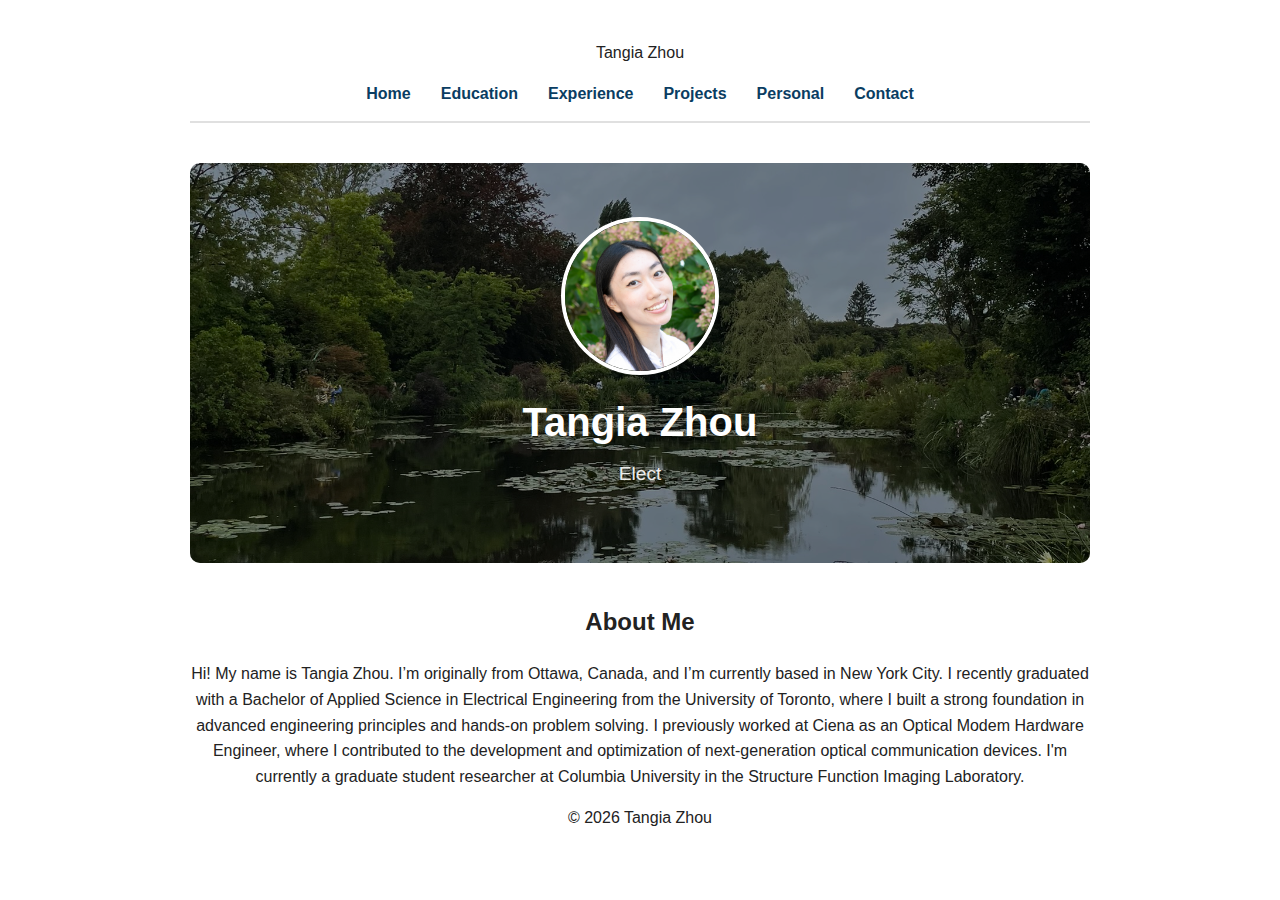
<file: index.html>
<!DOCTYPE html>
<html lang="en">
<head>
  <meta charset="UTF-8">
  <title>Tangia Zhou</title>
  <meta name="viewport" content="width=device-width, initial-scale=1">
  <link rel="stylesheet" href="assets/css/style.css">
  <link rel="icon" type="image/png" href="assets/images/favicon.png">
</head>
<body>

<div class="page-header">
  <div class="name-logo">Tangia Zhou</div>
</div>

<nav class="navbar">
  <a href="index.html" class="active">Home</a>
  <a href="education.html">Education</a>
  <a href="experience.html">Experience</a>
  <a href="projects.html">Projects</a>
  <a href="personal.html">Personal</a>
  <a href="contact.html">Contact</a>
</nav>

<div class="hero-header">
  <div class="hero-overlay"></div>
  <div class="hero-content">
    <img src="assets/images/profile/profile.png" alt="Profile photo" class="profile-photo">
    <h1>Tangia Zhou</h1>
    <p class="subtitle"><span class="typing"></span></p>
  </div>
</div>

<h2>About Me</h2>

<div class="about-section">
  <p>
    Hi! My name is Tangia Zhou. I’m originally from Ottawa, Canada, and I’m currently based in New York City.
    I recently graduated with a Bachelor of Applied Science in Electrical Engineering from the University of Toronto,
    where I built a strong foundation in advanced engineering principles and hands-on problem solving.
    I previously worked at Ciena as an Optical Modem Hardware Engineer, where I contributed to the development and optimization of next-generation optical communication devices. I'm currently a graduate student researcher at Columbia University in the Structure Function Imaging Laboratory.
  </p>
</div>

<footer>
© 2026 Tangia Zhou
</footer>

<script src="assets/js/typing.js"></script>
</body>
</html>
</file>
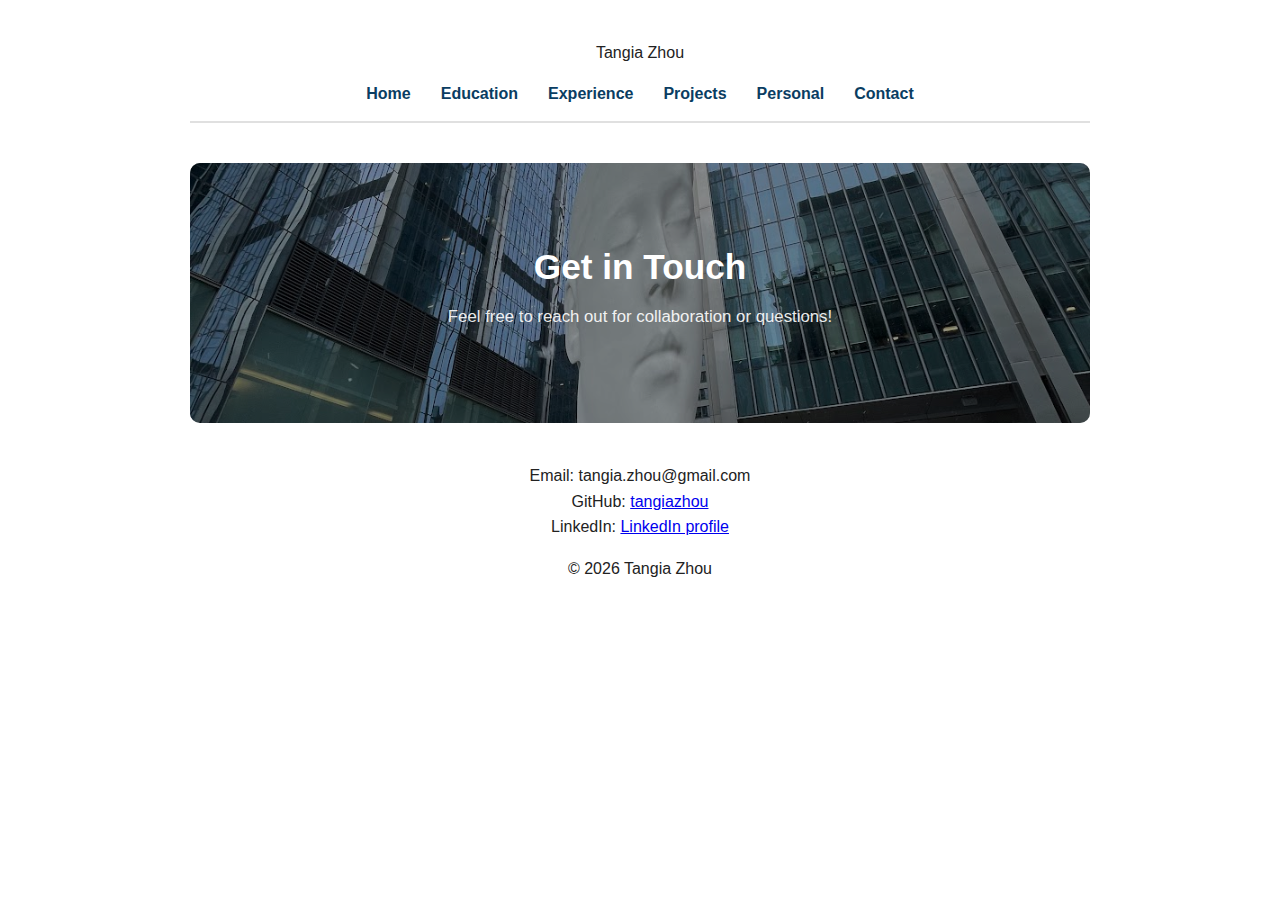
<file: contact.html>
<!DOCTYPE html>
<html lang="en">
<head>
  <meta charset="UTF-8">
  <title>Contact</title>
  <meta name="viewport" content="width=device-width, initial-scale=1">
  <link rel="stylesheet" href="assets/css/style.css">
  <link rel="icon" type="image/png" href="assets/images/favicon.png">
</head>
<body>

<div class="page-header">
  <div class="name-logo">Tangia Zhou</div>
</div>

<nav class="navbar">
  <a href="index.html">Home</a>
  <a href="education.html">Education</a>
  <a href="experience.html">Experience</a>
  <a href="projects.html">Projects</a>
  <a href="personal.html">Personal</a>
  <a href="contact.html" class="active">Contact</a>
</nav>

<div class="contact-hero">
  <div class="hero-overlay"></div>
  <div class="contact-hero-content">
    <h1>Get in Touch</h1>
    <p>Feel free to reach out for collaboration or questions!</p>
  </div>
</div>

<p>
Email: tangia.zhou@gmail.com<br>
GitHub: <a href="https://github.com/tangiazhou">tangiazhou</a><br>
LinkedIn: <a href="https://www.linkedin.com/in/tangia-zhou/">LinkedIn profile</a>
</p>

<footer>
© 2026 Tangia Zhou
</footer>

</body>
</html>
</file>
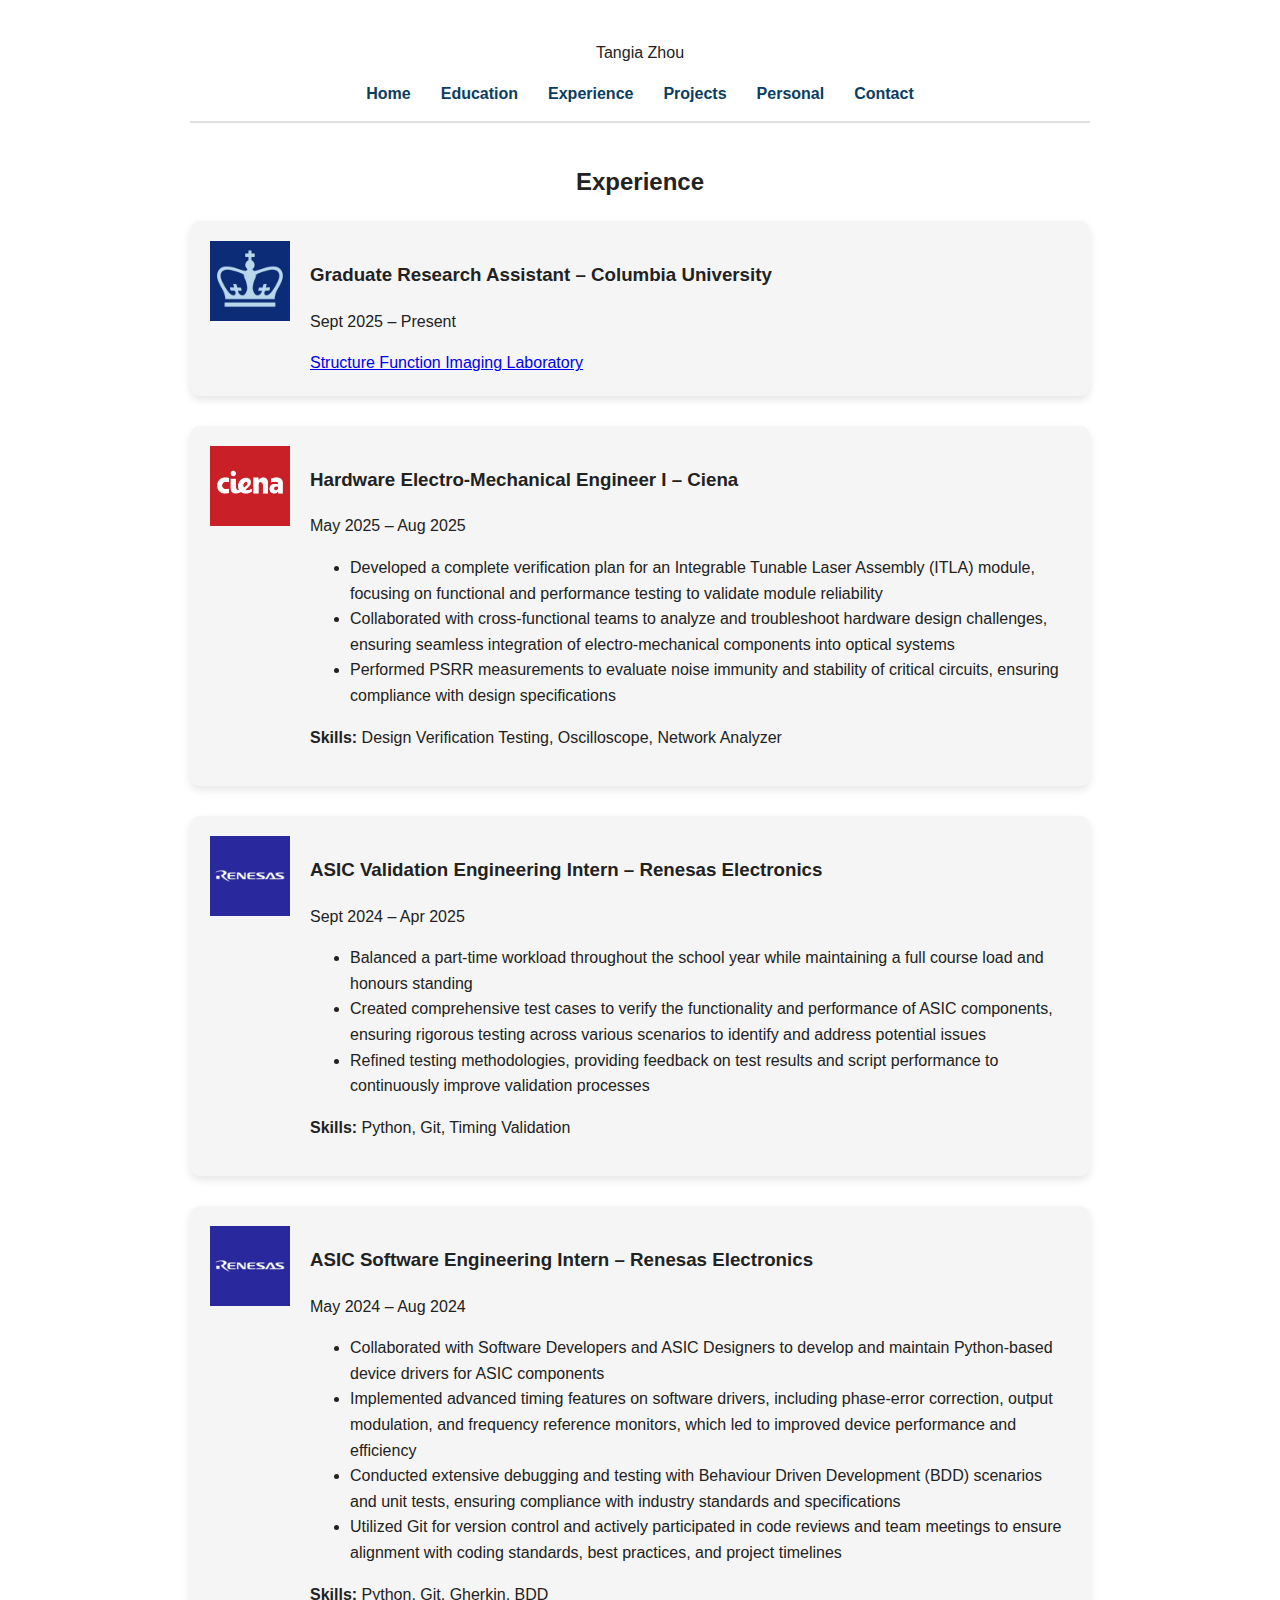
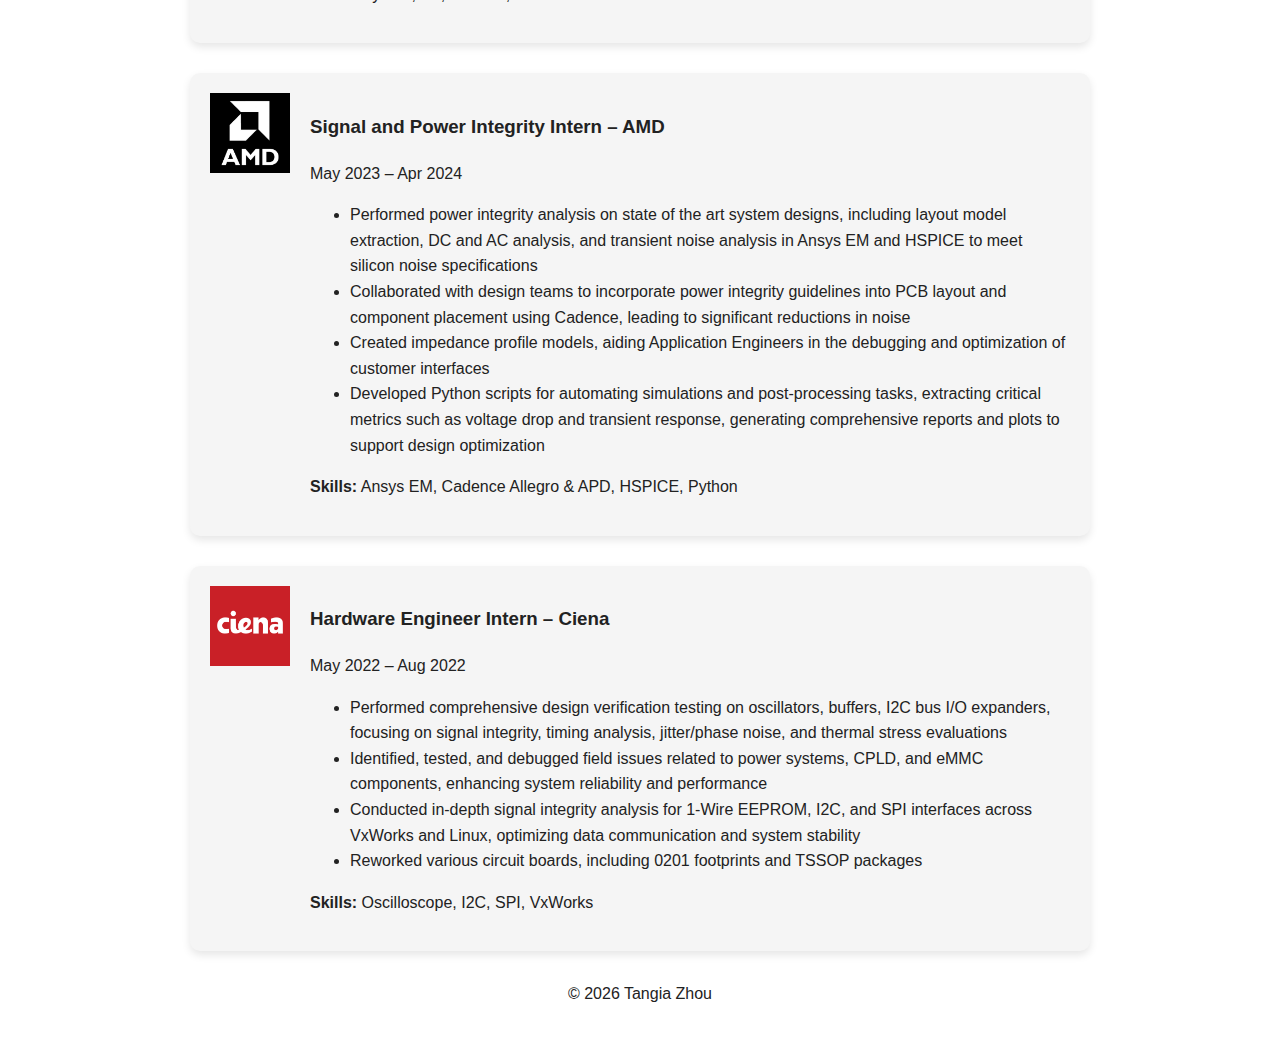
<file: experience.html>
<!DOCTYPE html>
<html lang="en">
<head>
  <meta charset="UTF-8">
  <title>Experience</title>
  <meta name="viewport" content="width=device-width, initial-scale=1">
  <link rel="stylesheet" href="assets/css/style.css">
  <link rel="icon" type="image/png" href="assets/images/favicon.png">
</head>
<body>

<div class="page-header">
  <div class="name-logo">Tangia Zhou</div>
</div>

<nav class="navbar">
  <a href="index.html">Home</a>
  <a href="education.html">Education</a>
  <a href="experience.html" class="active">Experience</a>
  <a href="projects.html">Projects</a>
  <a href="personal.html">Personal</a>
  <a href="contact.html">Contact</a>
</nav>

<h2>Experience</h2>

<div class="experience-item">
  <div class="experience-logo">
    <img src="assets/images/education/columbia_logo.png" alt="Columbia logo">
  </div>
  <div class="experience-content">
    <h3>Graduate Research Assistant – Columbia University</h3>
    <p>Sept 2025 – Present</p>
    <a href="https://structurefunctionlab.ee.columbia.edu/"
      target="_blank"
      rel="noopener noreferrer">
      Structure Function Imaging Laboratory
    </a>
  </div>
</div>

<div class="experience-item">
  <div class="experience-logo">
    <img src="assets/images/experience/ciena_logo.png" alt="Ciena logo">
  </div>
  <div class="experience-content">
    <h3>Hardware Electro-Mechanical Engineer I – Ciena</h3>
    <p>May 2025 – Aug 2025</p>
    <ul>
      <li>Developed a complete verification plan for an Integrable Tunable Laser Assembly (ITLA) module, focusing on functional and performance testing to validate module reliability</li>
      <li>Collaborated with cross-functional teams to analyze and troubleshoot hardware design challenges, ensuring seamless integration of electro-mechanical components into optical systems</li>
      <li>Performed PSRR measurements to evaluate noise immunity and stability of critical circuits, ensuring compliance with design specifications</li>
    </ul>
    <p><strong>Skills:</strong> Design Verification Testing, Oscilloscope, Network Analyzer</p>
  </div>
</div>

<div class="experience-item">
  <div class="experience-logo">
    <img src="assets/images/experience/renesas_logo.png" alt="Renesas logo">
  </div>
  <div class="experience-content">
    <h3>ASIC Validation Engineering Intern – Renesas Electronics</h3>
    <p>Sept 2024 – Apr 2025</p>
    <ul>
      <li>Balanced a part-time workload throughout the school year while maintaining a full course load and honours standing</li>
      <li>Created comprehensive test cases to verify the functionality and performance of ASIC components, ensuring rigorous testing across various scenarios to identify and address potential issues</li>
      <li>Refined testing methodologies, providing feedback on test results and script performance to continuously improve validation processes</li>
    </ul>
    <p><strong>Skills:</strong> Python, Git, Timing Validation</p>
  </div>
</div>

<div class="experience-item">
  <div class="experience-logo">
    <img src="assets/images/experience/renesas_logo.png" alt="Renesas logo">
  </div>
  <div class="experience-content">
    <h3>ASIC Software Engineering Intern – Renesas Electronics</h3>
    <p>May 2024 – Aug 2024</p>
    <ul>
      <li>Collaborated with Software Developers and ASIC Designers to develop and maintain Python-based device drivers for ASIC components</li>
      <li>Implemented advanced timing features on software drivers, including phase-error correction, output modulation, and frequency reference monitors, which led to improved device performance and efficiency</li>
      <li>Conducted extensive debugging and testing with Behaviour Driven Development (BDD) scenarios and unit tests, ensuring compliance with industry standards and specifications</li>
      <li>Utilized Git for version control and actively participated in code reviews and team meetings to ensure alignment with coding standards, best practices, and project timelines</li>
    </ul>
    <p><strong>Skills:</strong> Python, Git, Gherkin, BDD</p>
  </div>
</div>

<div class="experience-item">
  <div class="experience-logo">
    <img src="assets/images/experience/amd_logo.png" alt="AMD logo">
  </div>
  <div class="experience-content">
    <h3>Signal and Power Integrity Intern – AMD</h3>
    <p>May 2023 – Apr 2024</p>
    <ul>
      <li>Performed power integrity analysis on state of the art system designs, including layout model extraction, DC and AC analysis, and transient noise analysis in Ansys EM and HSPICE to meet silicon noise specifications</li>
      <li>Collaborated with design teams to incorporate power integrity guidelines into PCB layout and component placement using Cadence, leading to significant reductions in noise</li>
      <li>Created impedance profile models, aiding Application Engineers in the debugging and optimization of customer interfaces</li>
      <li>Developed Python scripts for automating simulations and post-processing tasks, extracting critical metrics such as voltage drop and transient response, generating comprehensive reports and plots to support design optimization</li>
    </ul>
    <p><strong>Skills:</strong> Ansys EM, Cadence Allegro & APD, HSPICE, Python</p>
  </div>
</div>

<div class="experience-item">
  <div class="experience-logo">
    <img src="assets/images/experience/ciena_logo.png" alt="Ciena logo">
  </div>
  <div class="experience-content">
    <h3>Hardware Engineer Intern – Ciena</h3>
    <p>May 2022 – Aug 2022</p>
    <ul>
      <li>Performed comprehensive design verification testing on oscillators, buffers, I2C bus I/O expanders, focusing on signal integrity, timing analysis, jitter/phase noise, and thermal stress evaluations</li>
      <li>Identified, tested, and debugged field issues related to power systems, CPLD, and eMMC components, enhancing system reliability and performance</li>
      <li>Conducted in-depth signal integrity analysis for 1-Wire EEPROM, I2C, and SPI interfaces across VxWorks and Linux, optimizing data communication and system stability</li>
      <li>Reworked various circuit boards, including 0201 footprints and TSSOP packages</li>
    </ul>
    <p class="experience-skills"><strong>Skills:</strong> Oscilloscope, I2C, SPI, VxWorks</p>
  </div>
</div>

<footer>
© 2026 Tangia Zhou
</footer>

</body>
</html>
</file>
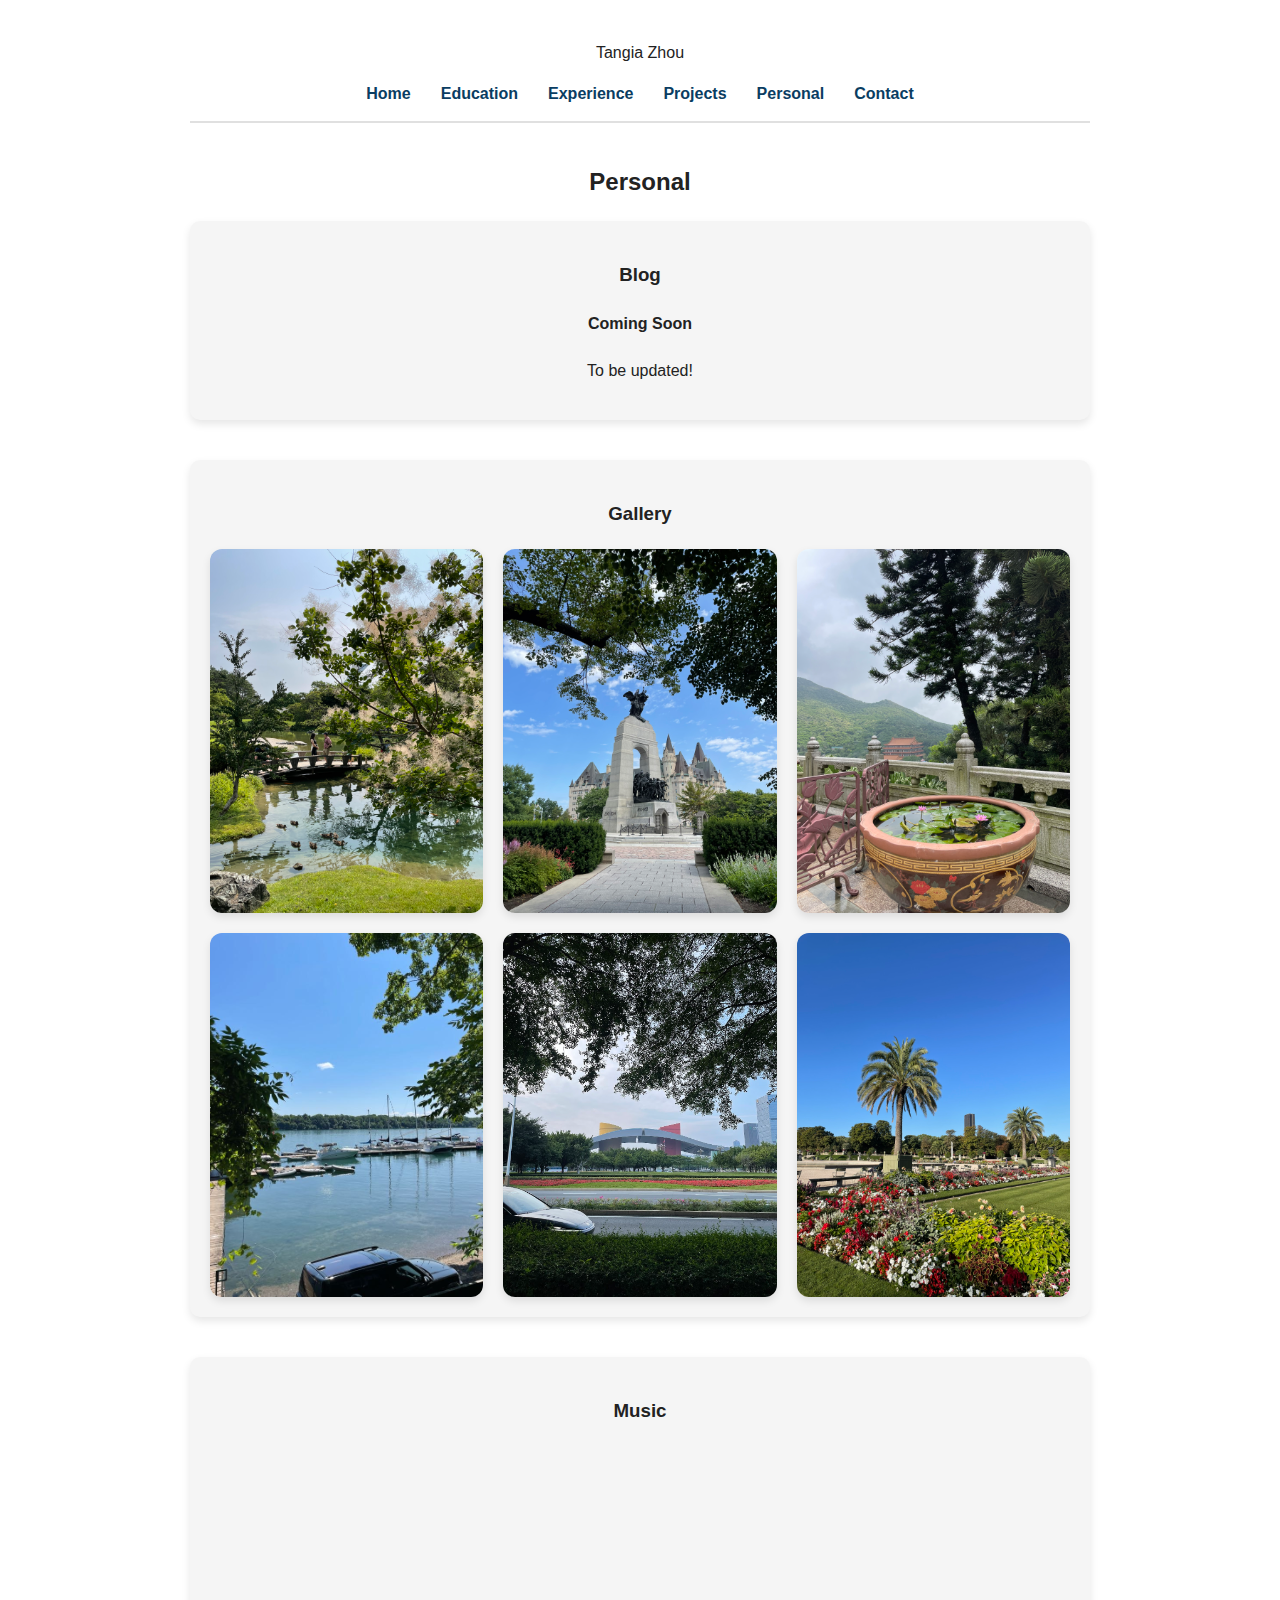
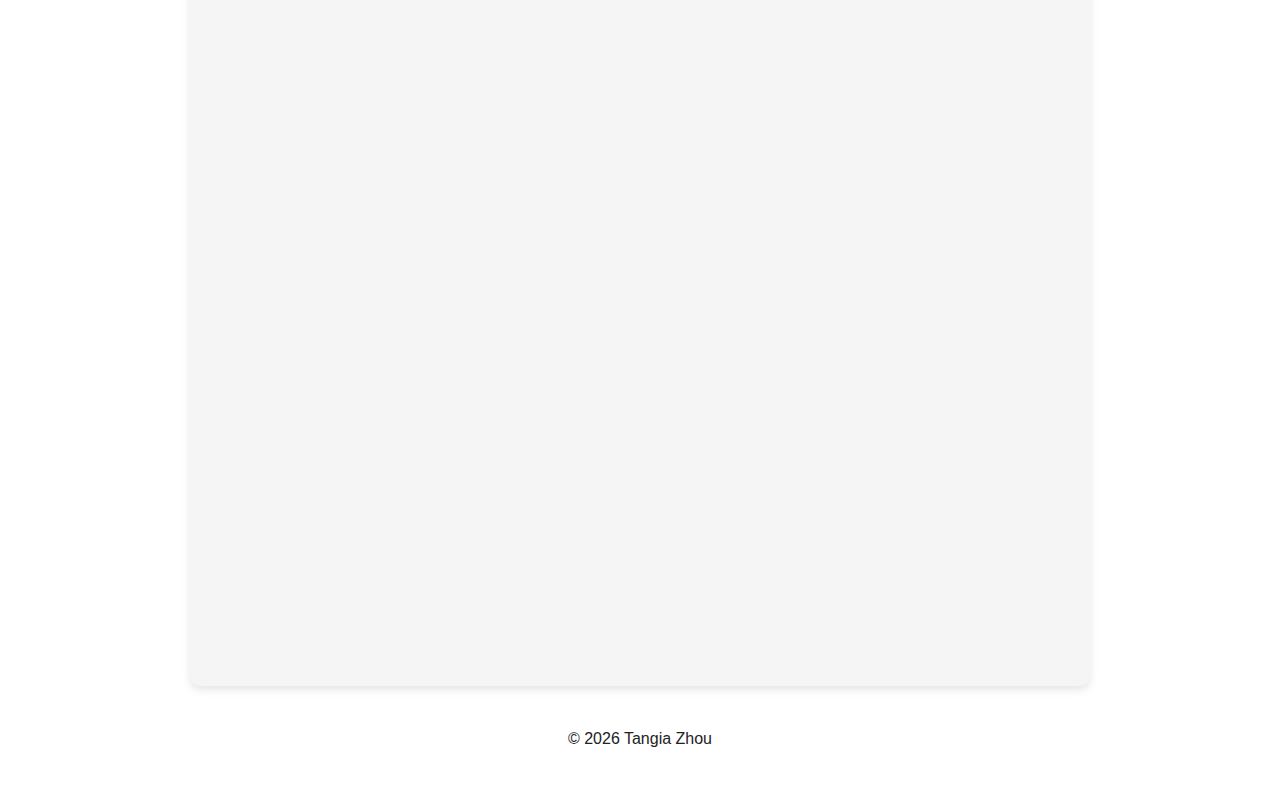
<file: personal.html>
<!DOCTYPE html>
<html lang="en">
<head>
  <meta charset="UTF-8">
  <title>Personal</title>
  <meta name="viewport" content="width=device-width, initial-scale=1">
  <link rel="stylesheet" href="assets/css/style.css">
</head>
<body>

<div class="page-header">
  <div class="name-logo">Tangia Zhou</div>
</div>

<nav class="navbar">
  <a href="index.html">Home</a>
  <a href="education.html">Education</a>
  <a href="experience.html">Experience</a>
  <a href="projects.html">Projects</a>
  <a href="personal.html" class="active">Personal</a>
  <a href="contact.html">Contact</a>
</nav>

<h2>Personal</h2>

<div class="personal-section">
  <h3>Blog</h3>

  <div class="blog-grid">

    <div class="blog-card">
      <h4><a>Coming Soon</a></h4>
      <p>
        To be updated!
      </p>
    </div>

  </div>
</div>

<div class="personal-section">
  <h3>Gallery</h3>

  <div class="hobbies-grid">
    <div class="hobby-item">
      <img src="assets/images/personal/montreal.png" alt="Montreal">
      <div class="hobby-overlay">
        <h4>Montréal Botanical Gardens</h4>
        <p>A must visit in the summer.</p>
      </div>
    </div>

    <div class="hobby-item">
      <img src="assets/images/personal/ottawa.png" alt="Photography">
      <div class="hobby-overlay">
        <h4>Downtown Ottawa</h4>
        <p>Beautiful monument in front of the Fairmont Château Laurier.</p>
      </div>
    </div>

    <div class="hobby-item">
      <img src="assets/images/personal/hk.png">
      <div class="hobby-overlay">
        <h4>Ngong Ping, Hong Kong</h4>
        <p>The view from the famous big buddha in Hong Kong.</p>
      </div>
    </div>

    <div class="hobby-item">
      <img src="assets/images/personal/notl.png">
      <div class="hobby-overlay">
        <h4>Niagara-on-the-Lake</h4>
        <p>Stopped by this beautiful dock along the lake.</p>
      </div>
    </div>

    <div class="hobby-item">
      <img src="assets/images/personal/shenzhen.png">
      <div class="hobby-overlay">
        <h4>Shenzhen, China</h4>
        <p>One of the cleanest and most beautiful cities.</p>
      </div>
    </div>

    <div class="hobby-item">
      <img src="assets/images/personal/paris.png">
      <div class="hobby-overlay">
        <h4>Paris, France</h4>
        <p>Luxembourg Garden in the summer.</p>
      </div>
    </div>

  </div>
</div>

<div class="personal-section">
  <h3>Music</h3>
  <div class="music-grid">
    <div class="music-embed">
      <iframe src="https://open.spotify.com/embed/playlist/4YCY8zUT8KLTlQhoutMNmU"
        width="300" height="380" frameborder="0"
        allowtransparency="true" allow="encrypted-media"></iframe>
    </div>
    <div class="music-embed">
      <iframe src="https://open.spotify.com/embed/playlist/3Au38dPbf1OO5YbA9sldsp"
        width="300" height="380" frameborder="0"
        allowtransparency="true" allow="encrypted-media"></iframe>
    </div>
    <div class="music-embed">
      <iframe src="https://open.spotify.com/embed/playlist/0ZPTcQX8atfzxzuZg7VZhL"
        width="300" height="380" frameborder="0"
        allowtransparency="true" allow="encrypted-media"></iframe>
    </div>
    <div class="music-embed">
      <iframe src="https://open.spotify.com/embed/playlist/2dZ5H3tFcGjtPIXkxt00xf"
        width="300" height="380" frameborder="0"
        allowtransparency="true" allow="encrypted-media"></iframe>
    </div>
  </div>
</div>

<footer>
© 2026 Tangia Zhou
</footer>

</body>
</html>
</file>
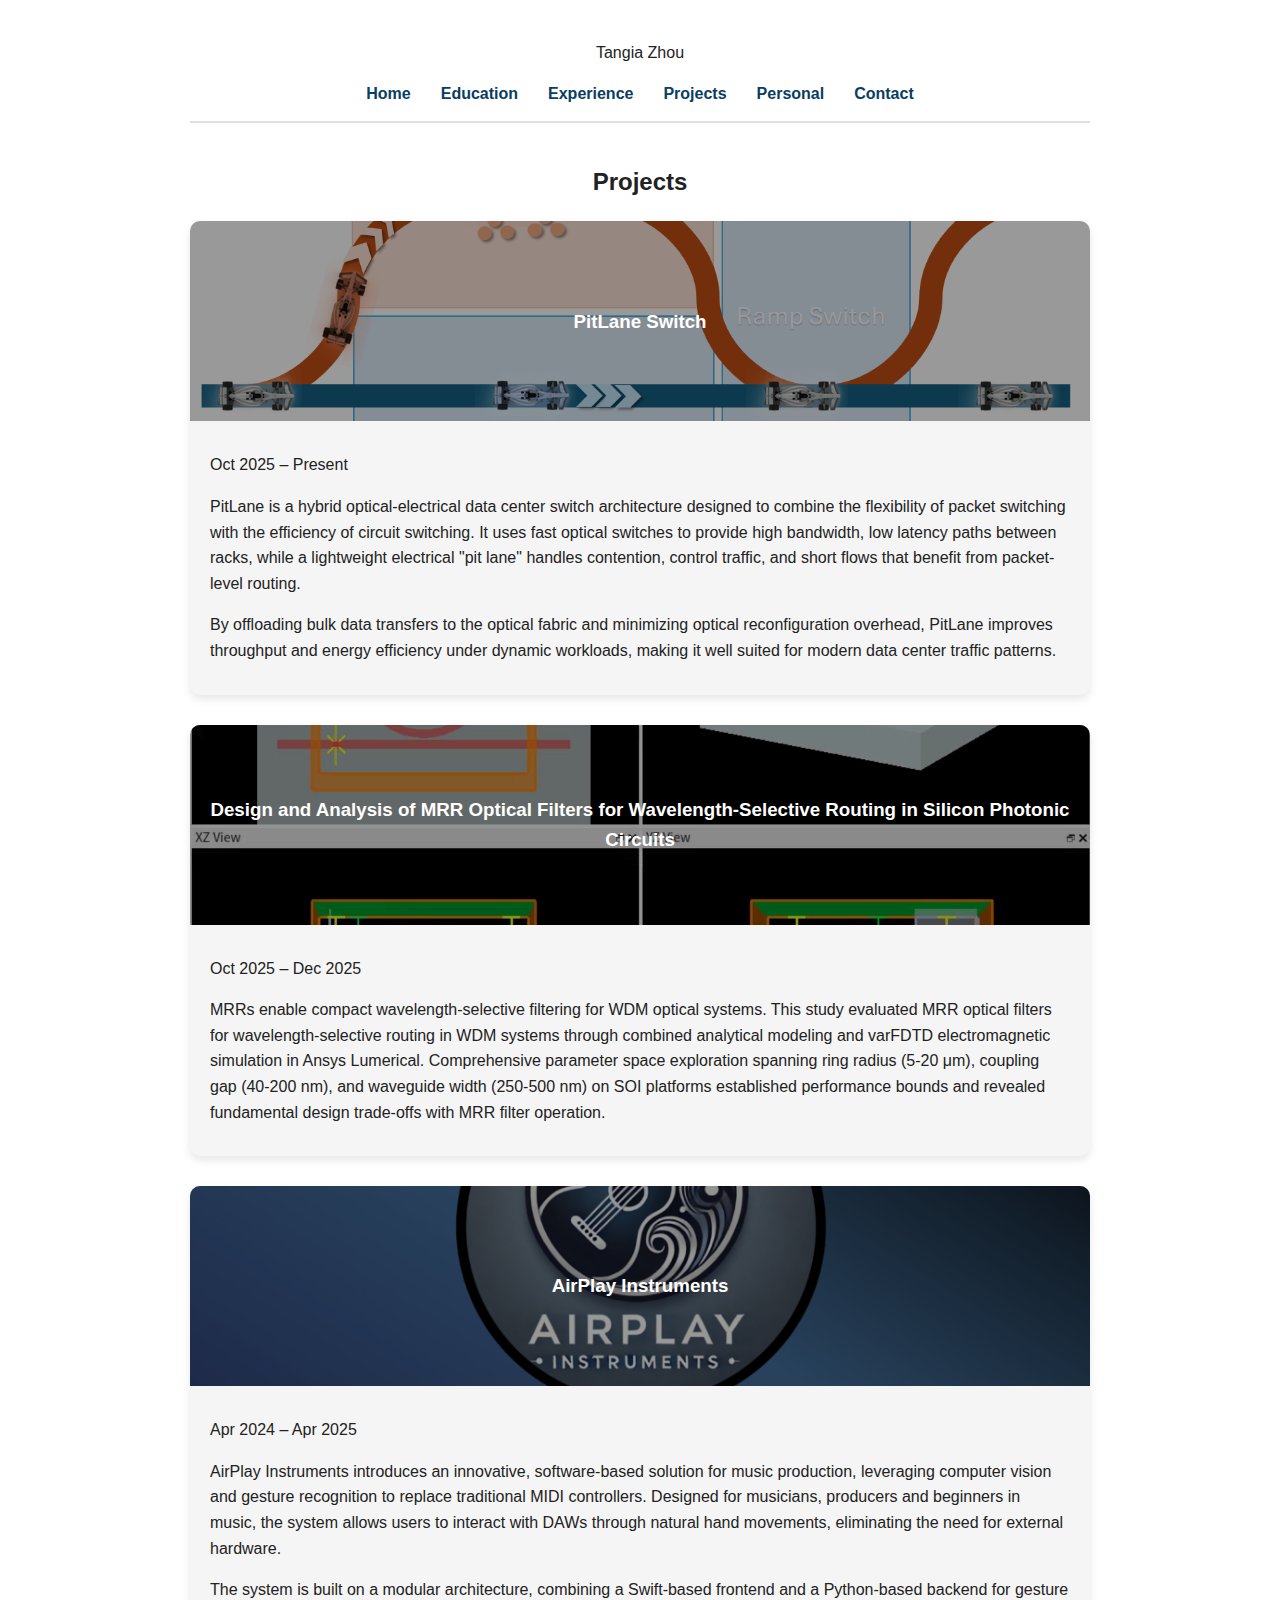
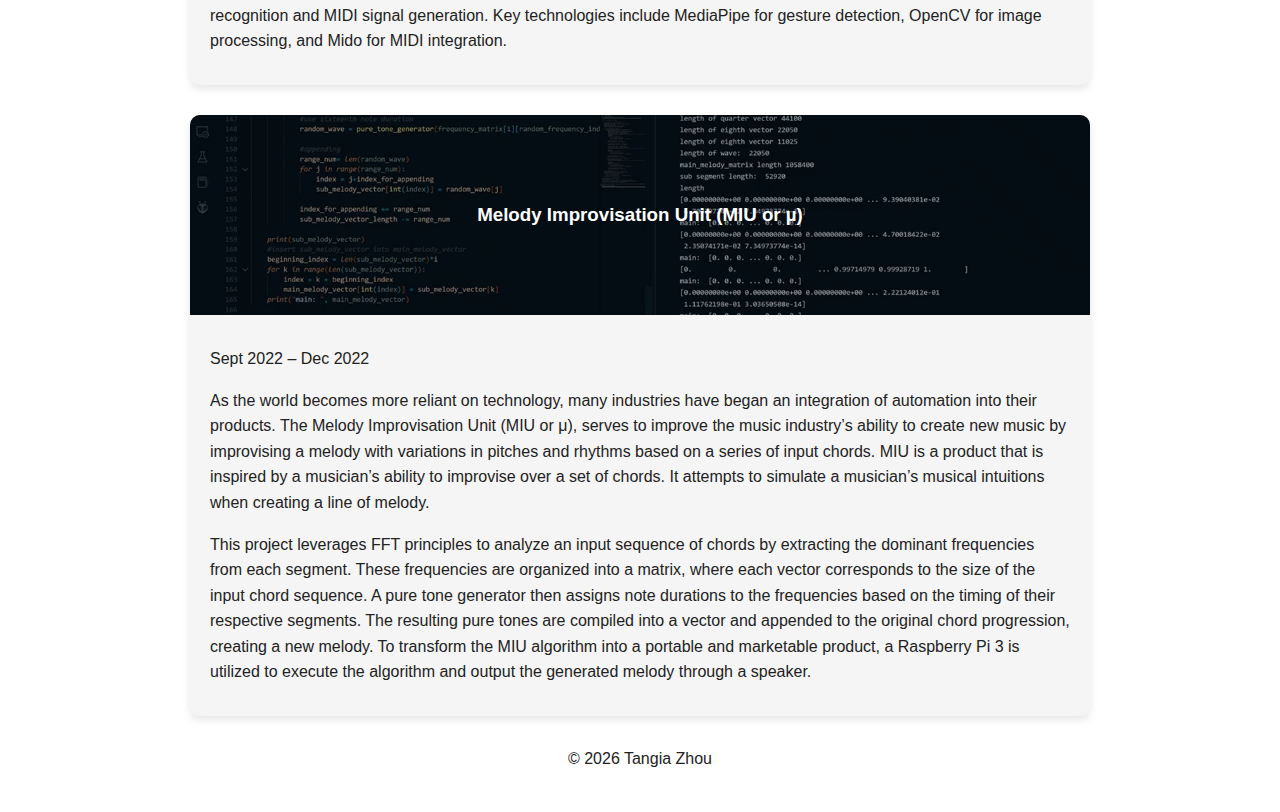
<file: projects.html>
<!DOCTYPE html>
<html lang="en">
<head>
  <meta charset="UTF-8">
  <title>Projects</title>
  <meta name="viewport" content="width=device-width, initial-scale=1">
  <link rel="stylesheet" href="assets/css/style.css">
</head>
<body>

<div class="page-header">
  <div class="name-logo">Tangia Zhou</div>
</div>

<nav class="navbar">
  <a href="index.html">Home</a>
  <a href="education.html">Education</a>
  <a href="experience.html">Experience</a>
  <a href="projects.html" class="active">Projects</a>
  <a href="personal.html">Personal</a>
  <a href="contact.html">Contact</a>
</nav>

<h2>Projects</h2>

<div class="project-item">
  <div class="project-image" style="background-image: url('assets/images/projects/pitlane.png');">
    <div class="project-overlay">
      <h3>PitLane Switch</h3>
    </div>
  </div>
  <div class="project-content">
    <p>Oct 2025 – Present</p>
    <p>
      PitLane is a hybrid optical-electrical data center switch architecture designed to combine the flexibility of packet switching with the efficiency of circuit switching. It uses fast optical switches to provide high bandwidth, low latency paths between racks, while a lightweight electrical "pit lane" handles contention, control traffic, and short flows that benefit from packet-level routing.
    </p>
    <p>
      By offloading bulk data transfers to the optical fabric and minimizing optical reconfiguration overhead, PitLane improves throughput and energy efficiency under dynamic workloads, making it well suited for modern data center traffic patterns.
    </p>
  </div>
</div>

<div class="project-item">
  <div class="project-image" style="background-image: url('assets/images/projects/mrr.png');">
    <div class="project-overlay">
      <h3>Design and Analysis of MRR Optical Filters for Wavelength-Selective Routing in Silicon Photonic Circuits</h3>
    </div>
  </div>
  <div class="project-content">
    <p>Oct 2025 – Dec 2025</p>
    <p>
      MRRs enable compact wavelength-selective filtering for WDM optical systems. This study evaluated MRR optical filters for wavelength-selective routing in WDM systems through combined analytical modeling and varFDTD electromagnetic simulation in Ansys Lumerical. Comprehensive parameter space exploration spanning ring radius (5-20 μm), coupling gap (40-200 nm), and waveguide width (250-500 nm) on SOI platforms established performance bounds and revealed fundamental design trade-offs with MRR filter operation.
    </p>
  </div>
</div>

<div class="project-item">
  <div class="project-image" style="background-image: url('assets/images/projects/airplay_instruments.png');">
    <div class="project-overlay">
      <h3>AirPlay Instruments</h3>
    </div>
  </div>
  <div class="project-content">
    <p>Apr 2024 – Apr 2025</p>
    <p>
      AirPlay Instruments introduces an innovative, software-based solution for music production, leveraging computer vision and gesture recognition to replace traditional MIDI controllers. 
      Designed for musicians, producers and beginners in music, the system allows users to interact with DAWs through natural hand movements, eliminating the need for external hardware.
    </p>
    <p>
      The system is built on a modular architecture, combining a Swift-based frontend and a Python-based backend for gesture recognition and MIDI signal generation. 
      Key technologies include MediaPipe for gesture detection, OpenCV for image processing, and Mido for MIDI integration.
    </p>
  </div>
</div>

<div class="project-item">
  <div class="project-image" style="background-image: url('assets/images/projects/miu.png');">
    <div class="project-overlay">
      <h3>Melody Improvisation Unit (MIU or µ)</h3>
    </div>
  </div>
  <div class="project-content">
    <p>Sept 2022 – Dec 2022</p>
    <p>
      As the world becomes more reliant on technology, many industries have began an integration of automation into their products. 
      The Melody Improvisation Unit (MIU or μ), serves to improve the music industry’s ability to create new music by improvising a melody with variations in pitches and rhythms based on a series of input chords. MIU is a product that is inspired by a musician’s ability to improvise over a set of chords. 
      It attempts to simulate a musician’s musical intuitions when creating a line of melody. 
    </p>
    <p>
      This project leverages FFT principles to analyze an input sequence of chords by extracting the dominant frequencies from each segment. 
      These frequencies are organized into a matrix, where each vector corresponds to the size of the input chord sequence. 
      A pure tone generator then assigns note durations to the frequencies based on the timing of their respective segments. 
      The resulting pure tones are compiled into a vector and appended to the original chord progression, creating a new melody. 
      To transform the MIU algorithm into a portable and marketable product, a Raspberry Pi 3 is utilized to execute the algorithm and output the generated melody through a speaker.
    </p>
  </div>
</div>

<footer>
© 2026 Tangia Zhou
</footer>

</body>
</html>
</file>
<file: assets/css/style.css>
body { 
  font-family: -apple-system, BlinkMacSystemFont,
               "Segoe UI", Roboto, Helvetica, Arial, sans-serif;
  max-width: 900px;
  margin: 40px auto;
  padding: 0 20px;
  line-height: 1.6;
  color: #222;
  text-align: center;
}

.navbar {
  display: flex;
  justify-content: center;
  padding: 15px 0;
  margin-bottom: 40px;
  border-bottom: 2px solid #e0e0e0;
}

.navbar a {
  margin: 0 15px;
  font-weight: bold;
  color: #0a3d62;
  text-decoration: none;
}

.navbar a:hover {
  text-decoration: underline;
}

.profile-photo {
  width: 150px;    
  height: 150px;       
  border-radius: 50%; 
  object-fit: cover;  
  display: block;
  margin: 0 auto 20px auto;
}

@media (max-width: 600px) {
  .profile-photo {
    width: 110px;
    height: 110px;
  }
}

.hero-header {
  position: relative;
  height: 400px; 
  background-image: url('../images/profile/header_bg.png');
  background-size: cover;
  background-position: center;
  display: flex;
  justify-content: center;
  align-items: center;
  margin-bottom: 40px;
  border-radius: 10px;
  overflow: hidden;
}

.hero-overlay {
  position: absolute;
  top: 0;
  left: 0;
  width: 100%;
  height: 100%;
  background-color: rgba(0,0,0,0.4); 
  z-index: 1;
}

.hero-content {
  position: relative;
  z-index: 2;
  text-align: center;
  color: #fff;
}

.hero-content .profile-photo {
  width: 150px;
  height: 150px;
  border-radius: 50%;
  object-fit: cover;
  margin-bottom: 15px;
  border: 4px solid #fff;
}

.hero-content h1 {
  font-size: 2.5em;
  margin: 0;
}

.hero-content .subtitle {
  font-size: 1.2em;
  margin-top: 5px;
  opacity: 0.9;
}

@media (max-width: 600px) {
  .hero-header {
    height: 300px;
  }

  .hero-content .profile-photo {
    width: 110px;
    height: 110px;
  }

  .hero-content h1 {
    font-size: 1.8em;
  }

  .hero-content .subtitle {
    font-size: 1em;
  }
}

.school-logo {
  width: 100px;       
  height: auto;     
  object-fit: contain;
  display: block;
  margin: 0 auto 10px auto;
}

@media (max-width: 600px) {
  .school-logo {
    width: 55px;   
  }
}

.experience-item {
  display: flex;
  gap: 20px;
  margin-bottom: 30px;
  align-items: flex-start;
  background-color: #f5f5f5;
  padding: 20px;
  border-radius: 10px;
  box-shadow: 0 4px 8px rgba(0,0,0,0.1);
  transition: transform 0.2s, box-shadow 0.2s;
}

.experience-item:hover {
  transform: translateY(-2px);
  box-shadow: 0 6px 12px rgba(0,0,0,0.15);
}

.experience-logo {
  flex: 0 0 80px;
  height: 80px;
  display: flex;
  justify-content: center;
  align-items: center;
}

.experience-logo img {
  max-width: 100%;
  max-height: 100%;
  object-fit: contain;
}

.experience-content {
  flex: 1;
  text-align: left;
}

@media (max-width: 600px) {
  .experience-item {
    flex-direction: column;
    align-items: center;
    text-align: center;
  }

  .experience-logo {
    width: 60px;
    height: 60px;
    margin-bottom: 10px;
  }

  .experience-content {
    text-align: center;
  }
}

.education-item {
  display: flex;
  gap: 20px;
  margin-bottom: 30px;
  align-items: flex-start;

  background-color: #f5f5f5;
  padding: 20px;
  border-radius: 10px;
  box-shadow: 0 4px 8px rgba(0,0,0,0.1);
  transition: transform 0.2s, box-shadow 0.2s;
}

.education-item:hover {
  transform: translateY(-2px);
  box-shadow: 0 6px 12px rgba(0,0,0,0.15);
}

.education-logo {
  flex: 0 0 80px;
  height: 80px;
  display: flex;
  justify-content: center;
  align-items: center;
}

.education-logo img {
  max-width: 100%;
  max-height: 100%;
  object-fit: contain;
}

.education-content {
  flex: 1;
  text-align: left;
}

@media (max-width: 600px) {
  .education-item {
    flex-direction: column;
    align-items: center;
    text-align: center;
  }

  .education-logo {
    width: 60px;
    height: 60px;
    margin-bottom: 10px;
  }

  .education-content {
    text-align: center;
  }
}

.project-item {
  background-color: #f5f5f5;
  border-radius: 10px;
  box-shadow: 0 4px 8px rgba(0,0,0,0.1);
  overflow: hidden;
  margin-bottom: 30px;
  transition: transform 0.2s, box-shadow 0.2s;
}

.project-item:hover {
  transform: translateY(-2px);
  box-shadow: 0 6px 12px rgba(0,0,0,0.15);
}

.project-image {
  position: relative;
  height: 200px; /* adjust as needed */
  background-size: cover;
  background-position: center;
}

.project-overlay {
  position: absolute;
  top: 0;
  left: 0;
  width: 100%;
  height: 100%;
  background-color: rgba(0,0,0,0.4); /* semi-transparent overlay */
  display: flex;
  justify-content: center;
  align-items: center;
}

.project-overlay h3 {
  color: #fff;
  text-align: center;
  padding: 0 10px;
}

.project-content {
  padding: 15px 20px;
  text-align: left;
}

.project-content ul {
  margin-top: 10px;
}

.project-skills {
  margin-top: 10px;
  font-style: italic;
  color: #555;
}

@media (max-width: 600px) {
  .project-overlay h3 {
    font-size: 1.1em;
  }
}

.personal-section {
  margin-bottom: 40px;
  background-color: #f5f5f5;
  padding: 20px;
  border-radius: 10px;
  box-shadow: 0 4px 8px rgba(0,0,0,0.1);
  text-align: center;
}

.hobbies-grid {
  display: grid;
  grid-template-columns: repeat(auto-fit, minmax(220px, 1fr));
  gap: 20px;
  margin-top: 20px;
}

.hobby-item {
  position: relative;
  overflow: hidden;
  border-radius: 12px;
  box-shadow: 0 4px 8px rgba(0,0,0,0.1);
  cursor: pointer;
}

.hobby-item {
  position: relative;
  overflow: hidden;
  border-radius: 12px;
  box-shadow: 0 4px 8px rgba(0,0,0,0.1);
  cursor: pointer;
  aspect-ratio: 3 / 4;
}

.hobby-item img {
  width: 100%;
  height: 100%;
  object-fit: cover;
  display: block;
  transition: transform 0.4s ease;
}

.hobby-item:hover img {
  transform: scale(1.05);
}

.hobby-overlay {
  position: absolute;
  inset: 0;
  background: rgba(0,0,0,0.6);
  color: #fff;
  display: flex;
  flex-direction: column;
  justify-content: center;
  align-items: center;
  text-align: center;
  padding: 15px;
  opacity: 0;
  transition: opacity 0.4s ease;
}

.hobby-item:hover .hobby-overlay {
  opacity: 1;
}

.hobby-overlay h4 {
  margin-bottom: 8px;
  font-size: 1.2em;
}

.hobby-overlay p {
  font-size: 0.95em;
  line-height: 1.4;
}

@media (max-width: 600px) {
  .hobby-item img {
    height: 180px;
  }
}

.music-embed {
  margin-top: 20px;
  display: flex;
  justify-content: center;
}

@media (max-width: 600px) {
  .hobbies-grid {
    gap: 15px;
  }
  
  .hobby-item {
    width: 90px;
  }

  .hobby-item img {
    width: 60px;
    height: 60px;
  }
}

.music-grid {
  display: grid;
  grid-template-columns: repeat(auto-fit, minmax(300px, 1fr));
  gap: 20px;
  justify-items: center;
  margin-top: 20px;
}

.music-embed iframe {
  border-radius: 12px;
}

.slideshow-section {
  margin-top: 25px;
  display: flex;
  justify-content: center;
}

.slideshow {
  position: relative;
  width: 100%;
  max-width: 600px;
  aspect-ratio: 4 / 3;
  overflow: hidden;
  border-radius: 12px;
  box-shadow: 0 4px 8px rgba(0,0,0,0.1);
}

.slide {
  position: absolute;
  inset: 0;
  width: 100%;
  height: 100%;
  object-fit: cover;
  opacity: 0;
  transition: opacity 1s ease-in-out;
}

.slide.active {
  opacity: 1;
}

@media (max-width: 600px) {
  .slideshow {
    max-width: 100%;
  }
}

.contact-hero {
  position: relative;
  height: 260px;
  background-image: url('../images/profile/contact_bg.png');
  background-size: cover;
  background-position: center;
  margin-bottom: 40px;
  border-radius: 10px;
  overflow: hidden;
}

.contact-hero-content {
  position: relative;
  z-index: 2;
  height: 100%;
  display: flex;
  flex-direction: column;
  justify-content: center;
  align-items: center;
  color: #fff;
  text-align: center;
  padding: 0 20px;
}

.contact-hero-content h1 {
  margin: 0;
  font-size: 2.2em;
}

.contact-hero-content p {
  margin-top: 8px;
  font-size: 1.05em;
  opacity: 0.9;
}

@media (max-width: 600px) {
  .contact-hero {
    height: 200px;
  }

  .contact-hero-content h1 {
    font-size: 1.7em;
  }

  .contact-hero-content p {
    font-size: 0.95em;
  }
}
</file>
